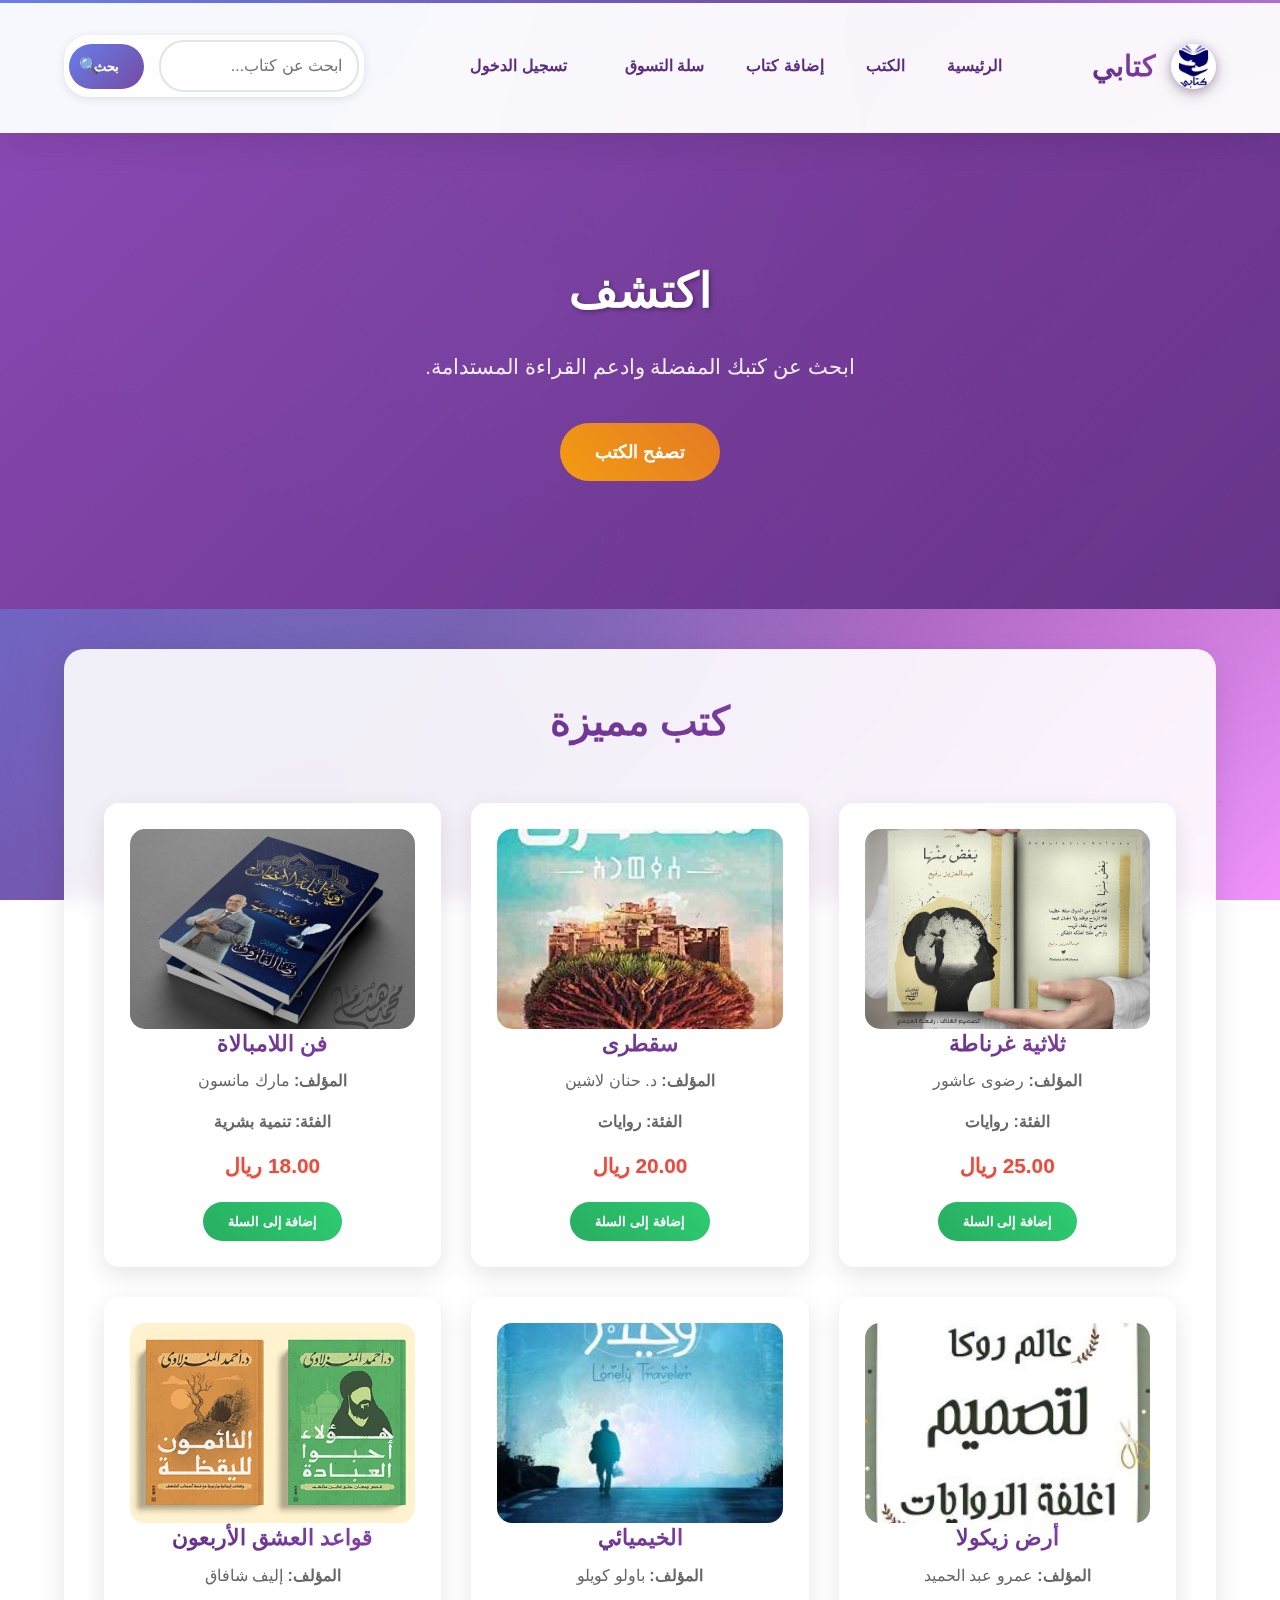
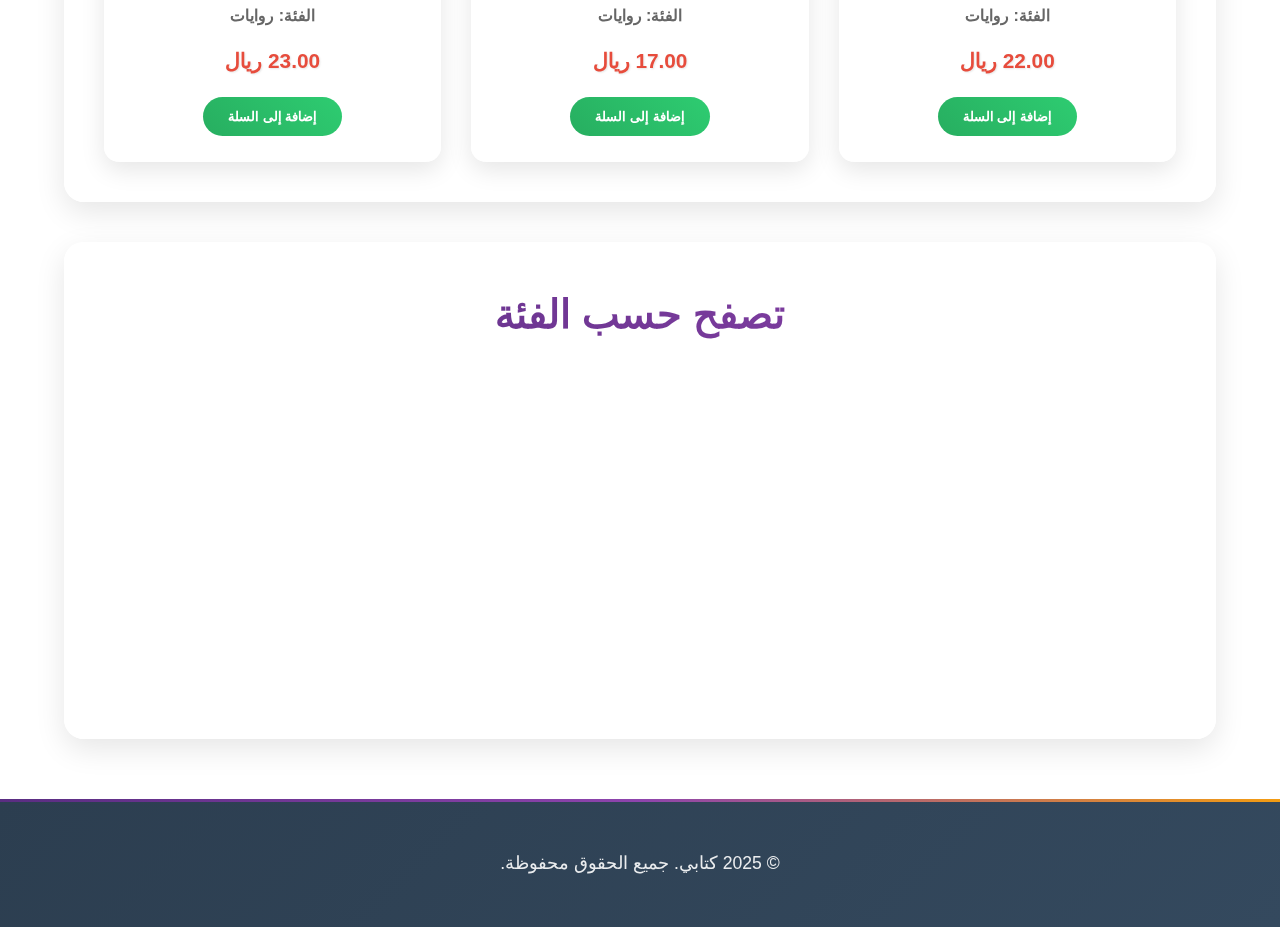
<file: index.html>
<!DOCTYPE html>
<html lang="ar" dir="rtl">
<head>
    <meta charset="UTF-8">
    <meta name="viewport" content="width=device-width, initial-scale=1.0">
    <title>كتابي - لبيع الكتب المستعملة</title>
    <link rel="stylesheet" href="css/style.css">
</head>
<body>
    <header>
        <div class="container">
            <div class="logo">
                <img src="../images/logo.png" alt="شعار كتابي">
                <h1>كتابي</h1>
            </div>
            <nav>
                <ul>
                    <li><a href="index.html">الرئيسية</a></li>
                    <li><a href="books.html">الكتب</a></li>
                    <li><a href="add-book.html">إضافة كتاب</a></li>
                    <li><a href="cart.html">سلة التسوق</a></li>
                    <li><a href="#" id="userMenu">تسجيل الدخول</a></li>
                </ul>
            </nav>
            <div class="search-bar">
                <input type="text" id="searchInput" placeholder="ابحث عن كتاب...">
                <button onclick="searchBooks()">بحث</button>
            </div>
        </div>
    </header>

    <main>
        <section id="hero">
            <div class="container">
                <h2>اكتشف كنوز الكتب المستعملة بأسعار رمزية</h2>
                <p>ابحث عن كتبك المفضلة وادعم القراءة المستدامة.</p>
                <a href="books.html" class="btn">تصفح الكتب</a>
            </div>
        </section>

        <section id="featured-books" class="container">
            <h2>كتب مميزة</h2>
            <div class="book-list" id="featuredBooksList">
                <!-- سيتم تحميل الكتب هنا بواسطة JavaScript -->
            </div>
        </section>

        <section id="categories" class="container">
            <h2>تصفح حسب الفئة</h2>
            <div class="categories-grid">
                <div class="category-card" onclick="filterByCategory('روايات')">
                    <h3>روايات</h3>
                    <p>اكتشف أجمل الروايات العربية والمترجمة</p>
                </div>
                <div class="category-card" onclick="filterByCategory('تنمية بشرية')">
                    <h3>تنمية بشرية</h3>
                    <p>كتب لتطوير الذات والشخصية</p>
                </div>
                <div class="category-card" onclick="filterByCategory('كتب أطفال')">
                    <h3>كتب أطفال</h3>
                    <p>كتب تعليمية وترفيهية للأطفال</p>
                </div>
                <div class="category-card" onclick="filterByCategory('كتب تاريخ')">
                    <h3>كتب تاريخ</h3>
                    <p>استكشف التاريخ والحضارات</p>
                </div>
            </div>
        </section>
    </main>

    <footer>
        <div class="container">
            <p>&copy; 2025 كتابي. جميع الحقوق محفوظة.</p>
        </div>
    </footer>

    <script src="js/data.js"></script>
    <script src="js/auth.js"></script>
    <script src="js/books.js"></script>
    <script src="js/main.js"></script>
</body>
</html>
</file>
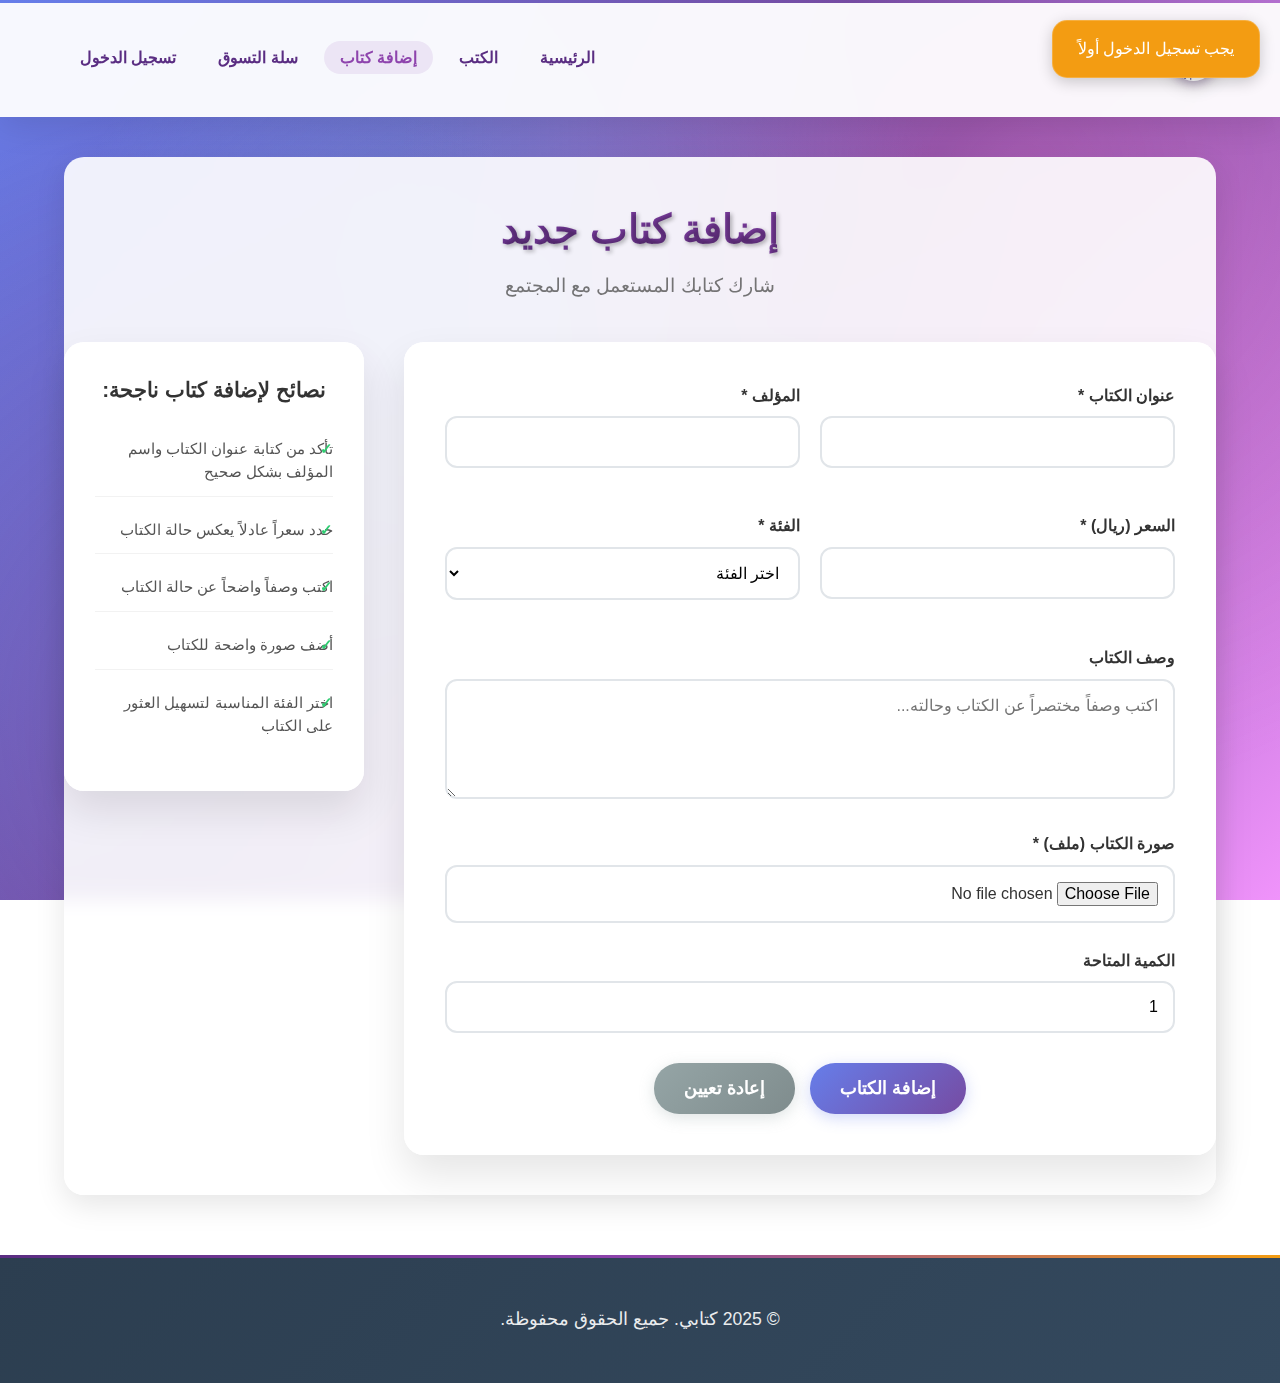
<file: add-book.html>
<!DOCTYPE html>
<html lang="ar" dir="rtl">
<head>
  <meta charset="UTF-8">
  <meta name="viewport" content="width=device-width, initial-scale=1.0">
  <title>إضافة كتاب جديد - كتابي</title>
  <link rel="stylesheet" href="css/style.css">
</head>
<body>
<header>
  <div class="container">
    <div class="logo">
      <img src="../images/logo.png" alt="شعار كتابي">
      <h1>كتابي</h1>
    </div>
    <nav>
      <ul>
        <li><a href="index.html">الرئيسية</a></li>
        <!-- لو عندك صفحة PHP للكتب خليه books.php -->
        <li><a href="books.html">الكتب</a></li>
        <!-- الأفضل تكون add-book.php لو فيها PHP لجلسة تسجيل الدخول -->
        <li><a href="add-book.html" class="active">إضافة كتاب</a></li>
        <li><a href="cart.html">سلة التسوق</a></li>
        <li><a href="#" id="userMenu">تسجيل الدخول</a></li>
      </ul>
    </nav>
  </div>
</header>

<main>
  <section class="add-book-page container">
    <div class="page-header">
      <h1>إضافة كتاب جديد</h1>
      <p>شارك كتابك المستعمل مع المجتمع</p>
    </div>

    <div class="add-book-container">
      <!-- أهم شيء هنا: action + method + enctype -->
      <form class="add-book-form" id="addBookForm"
            >

        <div class="form-row">
          <div class="form-group">
            <label for="title">عنوان الكتاب *</label>
            <input type="text" id="title" name="title" required>
          </div>

          <div class="form-group">
            <label for="author">المؤلف *</label>
            <input type="text" id="author" name="author" required>
          </div>
        </div>

        <div class="form-row">
          <div class="form-group">
            <label for="price">السعر (ريال) *</label>
            <input type="number" id="price" name="price" step="0.01" min="0" required>
          </div>

          <div class="form-group">
            <label for="category">الفئة *</label>
            <select id="category" name="category" required>
              <option value="">اختر الفئة</option>
              <option value="روايات">روايات</option>
              <option value="تنمية بشرية">تنمية بشرية</option>
              <option value="كتب أطفال">كتب أطفال</option>
              <option value="كتب تاريخ">كتب تاريخ</option>
              <option value="خيال علمي">خيال علمي</option>
              <option value="كلاسيكيات">كلاسيكيات</option>
              <option value="روايات مترجمة">روايات مترجمة</option>
              <option value="روايات تاريخية">روايات تاريخية</option>
              <option value="كتب دينية">كتب دينية</option>
              <option value="كتب تعليمية">كتب تعليمية</option>
            </select>
          </div>
        </div>

        <div class="form-group">
          <label for="description">وصف الكتاب</label>
          <textarea id="description" name="description" rows="4"
                    placeholder="اكتب وصفاً مختصراً عن الكتاب وحالته..."></textarea>
        </div>

        <!-- تصحيح: ملف صورة فقط، name يجب أن يكون book_image -->
        <div class="form-group">
          <label for="book_image">صورة الكتاب (ملف) *</label>
          <input type="file" id="book_image" name="book_image" accept="image/*" required>
          <!-- معاينة الصورة -->
          <div class="image-preview" id="imagePreview" style="display:none;">
            <img id="previewImg" alt="معاينة الصورة" style="max-width:200px;border-radius:8px;">
          </div>
        </div>

        <div class="form-group">
          <label for="stock_quantity">الكمية المتاحة</label>
          <input type="number" id="stock_quantity" name="stock_quantity" min="1" value="1">
        </div>

        <div class="form-actions">
          <button type="submit" class="btn-primary">إضافة الكتاب</button>
          <button type="reset" class="btn-secondary" id="resetBtn">إعادة تعيين</button>
        </div>
      </form>

      <div class="add-book-tips">
        <h3>نصائح لإضافة كتاب ناجحة:</h3>
        <ul>
          <li>تأكد من كتابة عنوان الكتاب واسم المؤلف بشكل صحيح</li>
          <li>حدد سعراً عادلاً يعكس حالة الكتاب</li>
          <li>اكتب وصفاً واضحاً عن حالة الكتاب</li>
          <li>أضف صورة واضحة للكتاب</li>
          <li>اختر الفئة المناسبة لتسهيل العثور على الكتاب</li>
        </ul>
      </div>
    </div>
  </section>
</main>

<footer>
  <div class="container">
    <p>&copy; 2025 كتابي. جميع الحقوق محفوظة.</p>
  </div>
</footer>

    <script src="js/data.js"></script>
    <script src="js/auth.js"></script>
    <script src="js/add-book.js"></script>
</body>
</html>
</file>
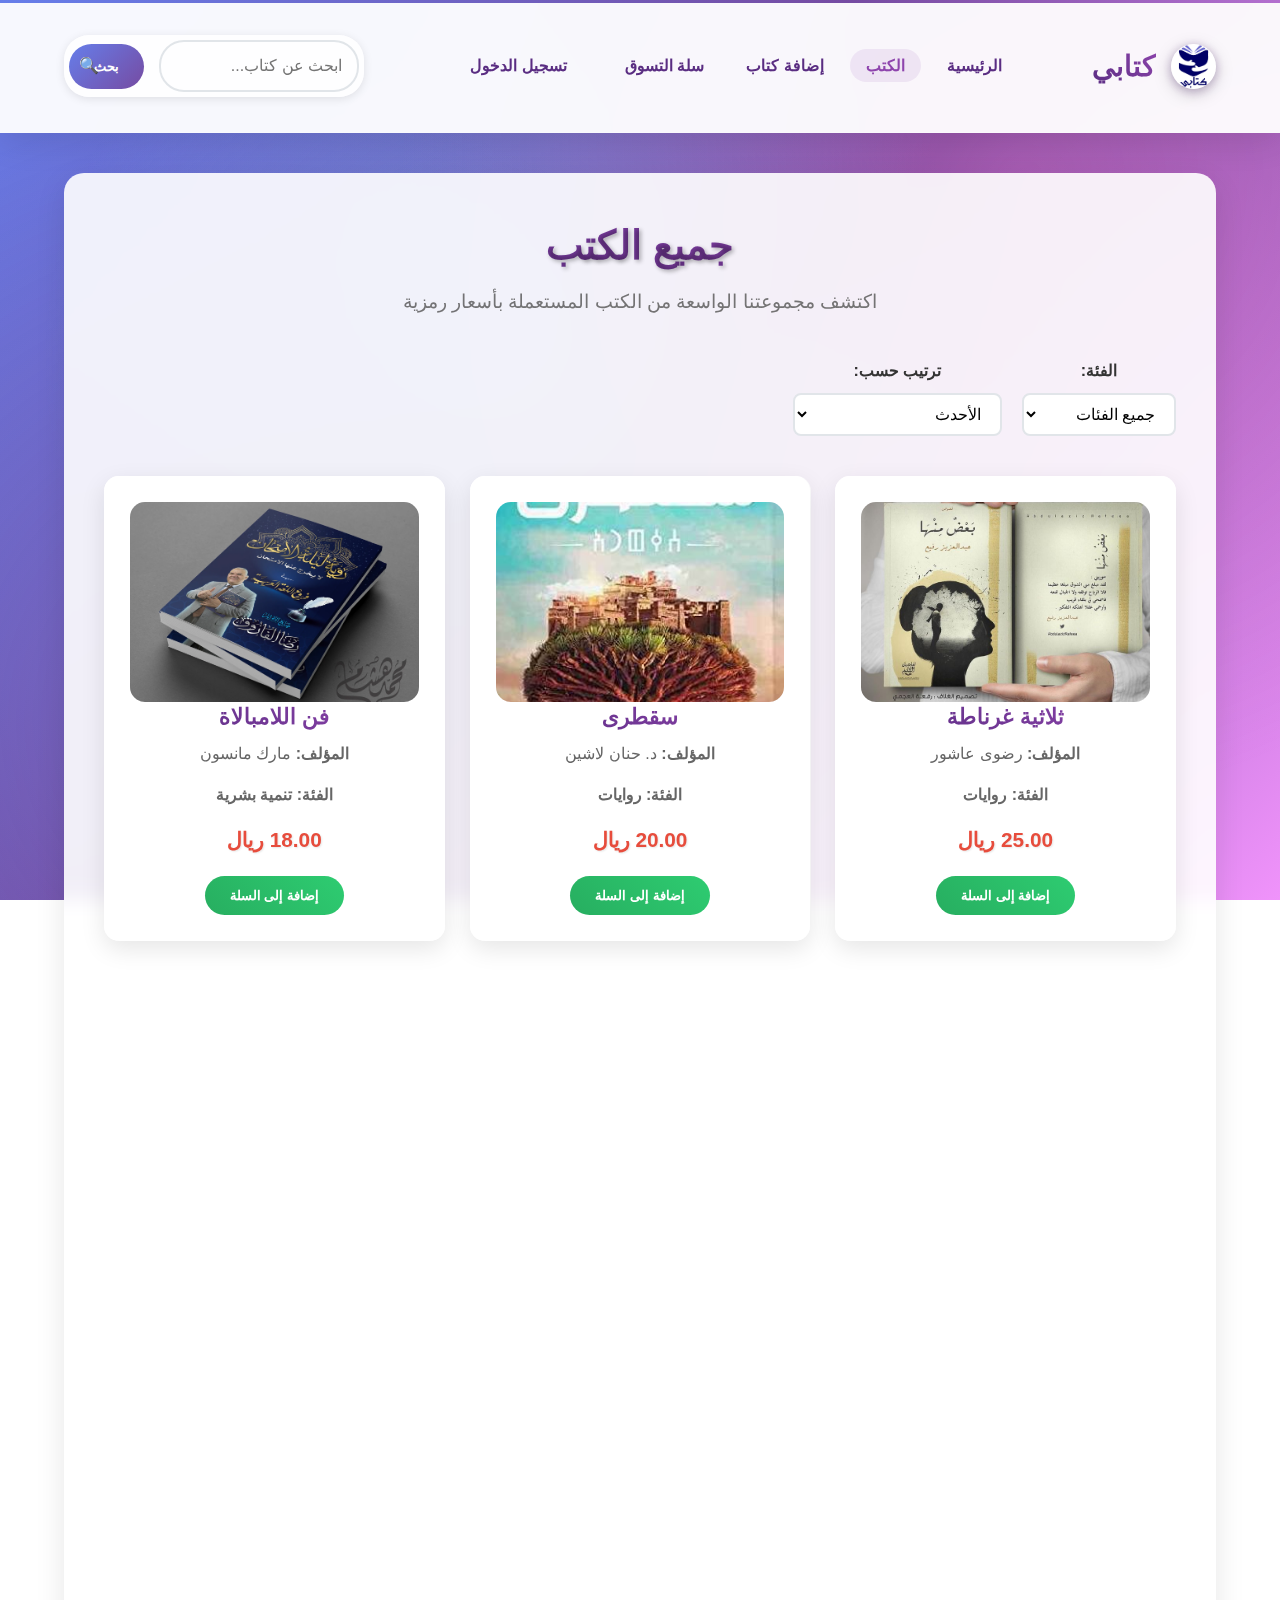
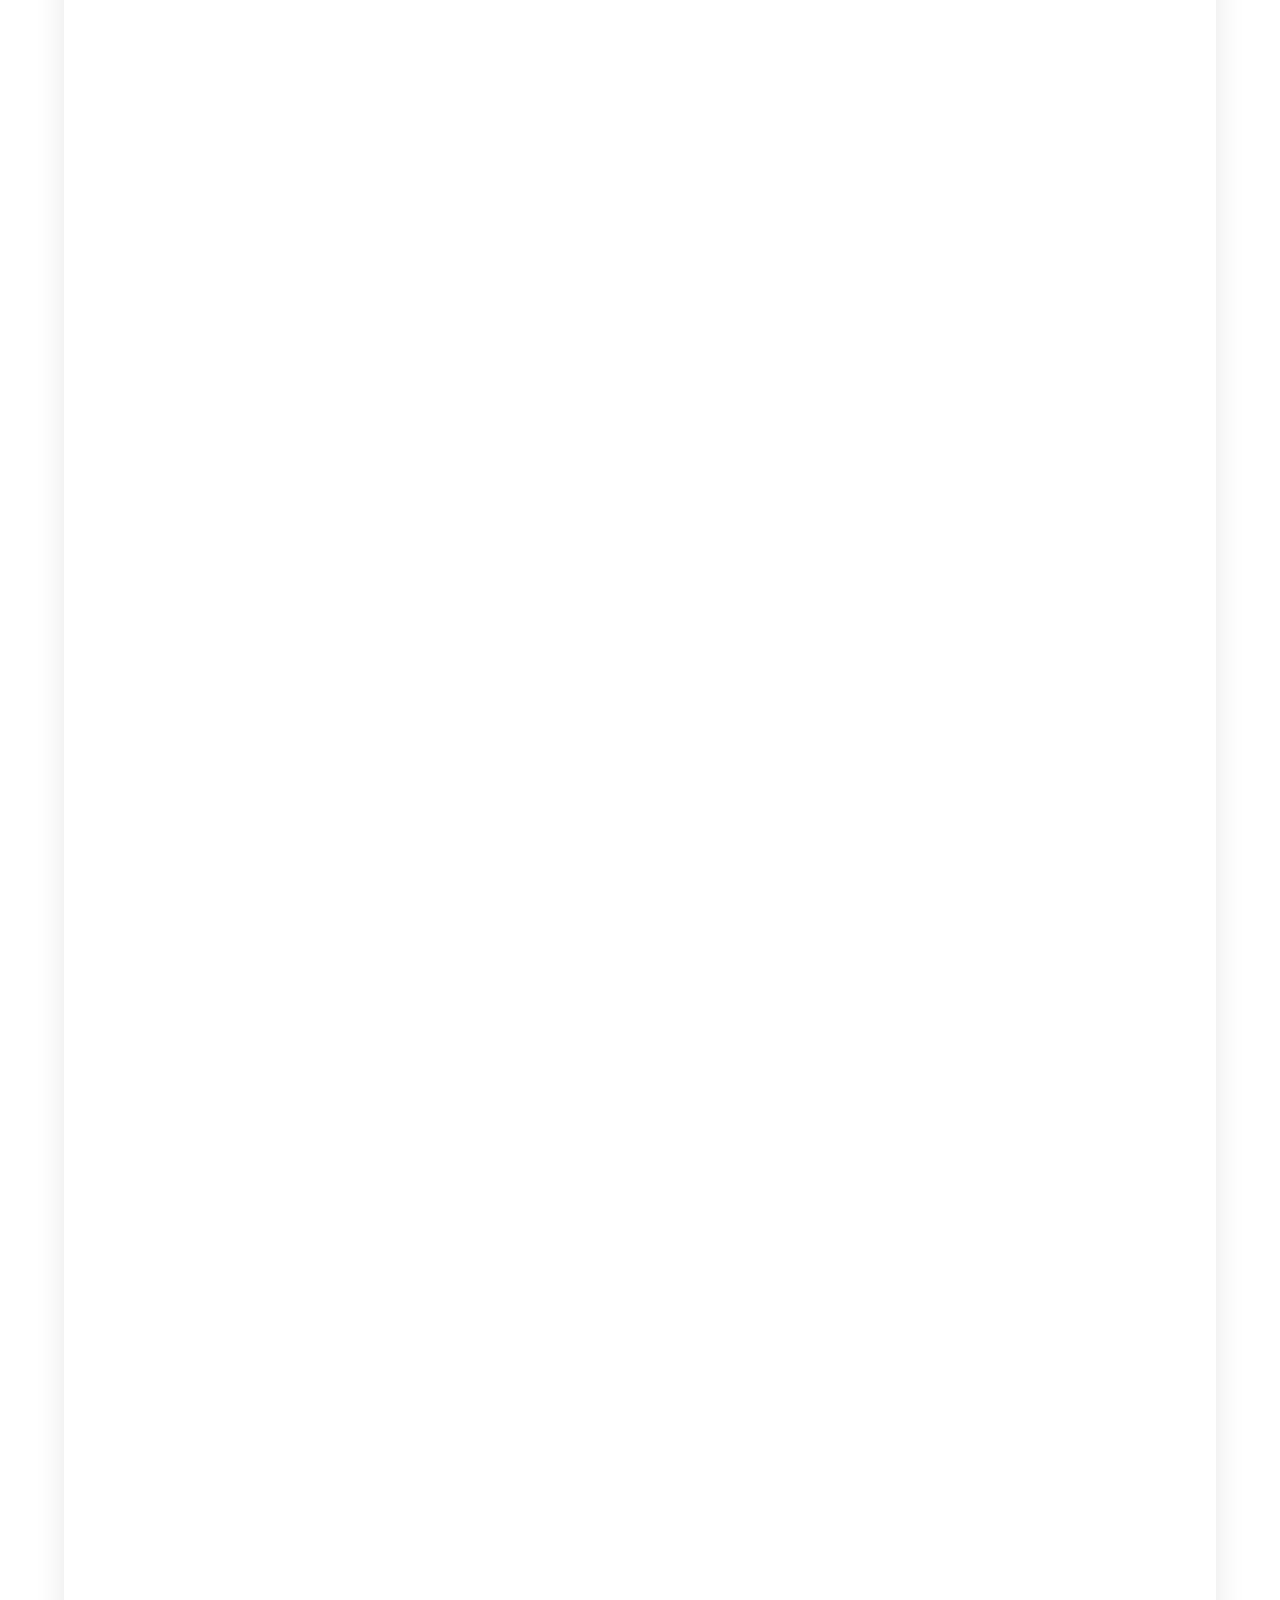
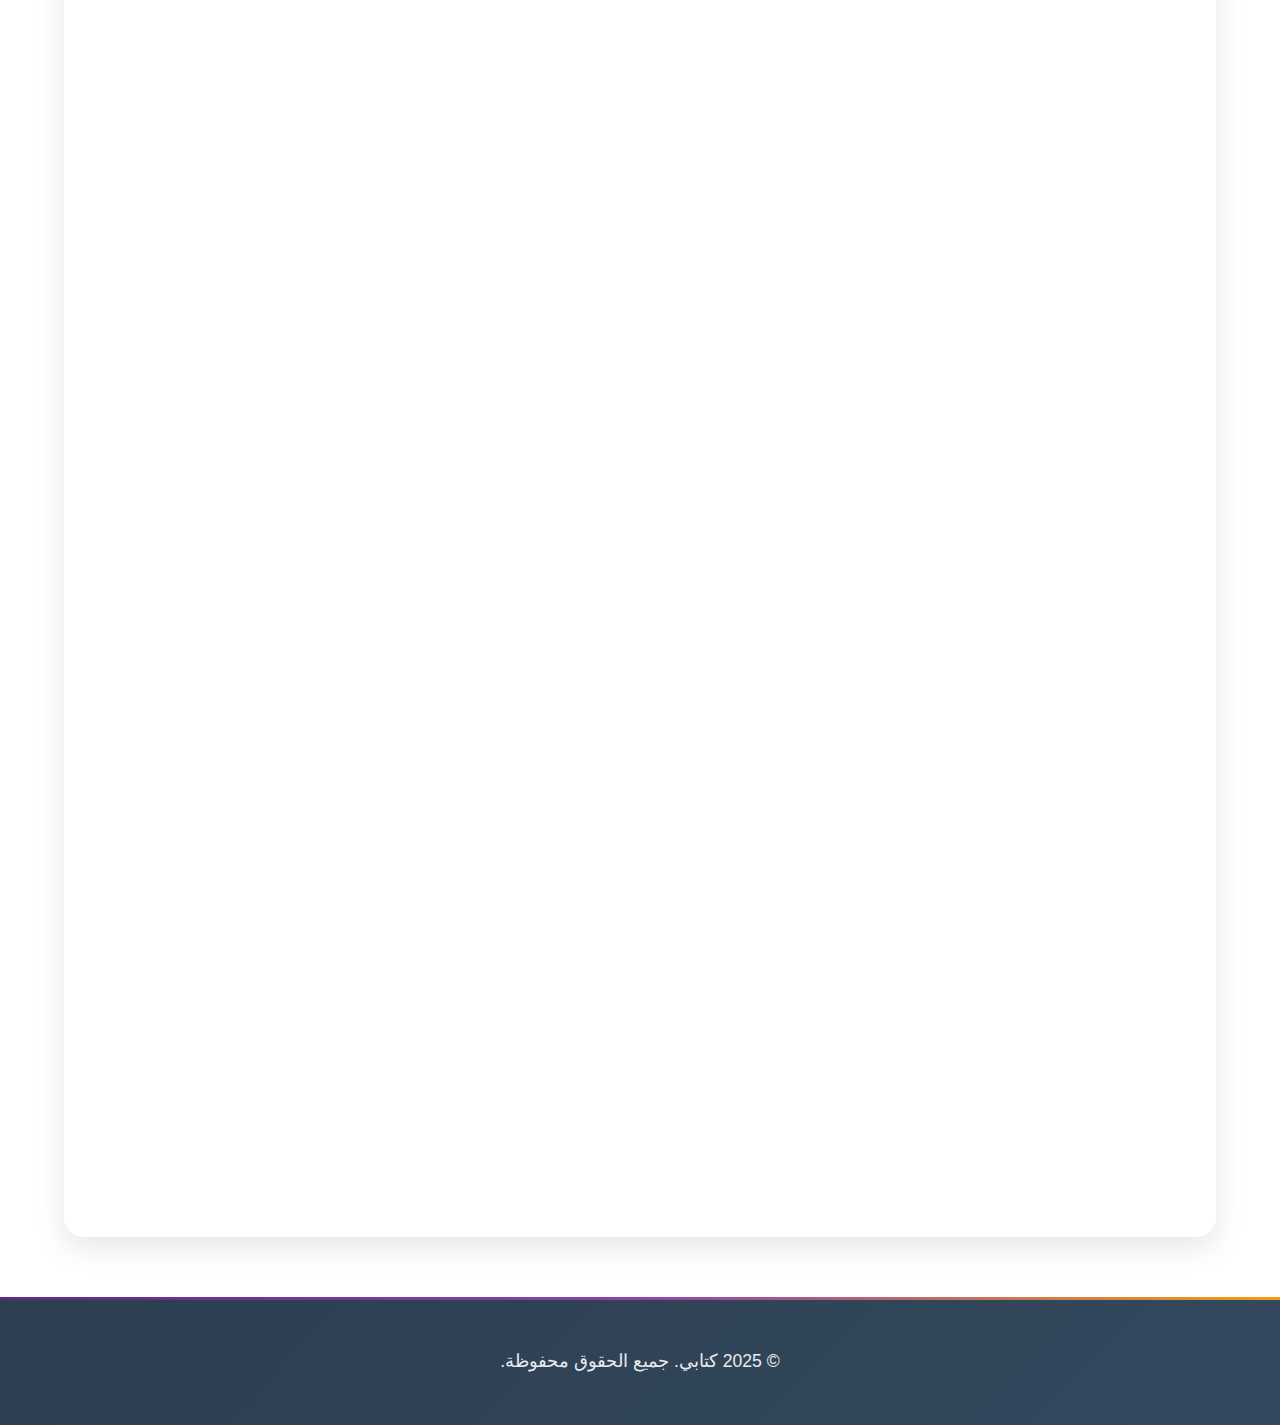
<file: books.html>
<!DOCTYPE html>
<html lang="ar" dir="rtl">
<head>
    <meta charset="UTF-8">
    <meta name="viewport" content="width=device-width, initial-scale=1.0">
    <title>الكتب - كتابي</title>
    <link rel="stylesheet" href="css/style.css">
</head>
<body>
    <header>
        <div class="container">
            <div class="logo">
                <img src="../images/logo.png" alt="شعار كتابي">
                <h1>كتابي</h1>
            </div>
            <nav>
                <ul>
                    <li><a href="index.html">الرئيسية</a></li>
                    <li><a href="books.html" class="active">الكتب</a></li>
                    <li><a href="add-book.html">إضافة كتاب</a></li>
                    <li><a href="cart.html">سلة التسوق</a></li>
                    <li><a href="#" id="userMenu">تسجيل الدخول</a></li>
                </ul>
            </nav>
            <div class="search-bar">
                <input type="text" id="searchInput" placeholder="ابحث عن كتاب...">
                <button onclick="searchBooks()">بحث</button>
            </div>
        </div>
    </header>

    <main>
        <section class="books-page container">
            <div class="page-header">
                <h1>جميع الكتب</h1>
                <p>اكتشف مجموعتنا الواسعة من الكتب المستعملة بأسعار رمزية</p>
            </div>

            <div class="filters">
                <div class="filter-group">
                    <label for="categoryFilter">الفئة:</label>
                    <select id="categoryFilter" onchange="filterBooks()">
                        <option value="">جميع الفئات</option>
                        <option value="روايات">روايات</option>
                        <option value="تنمية بشرية">تنمية بشرية</option>
                        <option value="كتب أطفال">كتب أطفال</option>
                        <option value="كتب تاريخ">كتب تاريخ</option>
                        <option value="خيال علمي">خيال علمي</option>
                        <option value="كلاسيكيات">كلاسيكيات</option>
                        <option value="روايات مترجمة">روايات مترجمة</option>
                        <option value="كتب دينية">كتب دينية</option>
                        <option value="كتب تعليمية">كتب تعليمية</option>
                    </select>
                </div>
                
                <div class="filter-group">
                    <label for="sortBy">ترتيب حسب:</label>
                    <select id="sortBy" onchange="sortBooks()">
                        <option value="newest">الأحدث</option>
                        <option value="price_low">السعر: من الأقل للأعلى</option>
                        <option value="price_high">السعر: من الأعلى للأقل</option>
                        <option value="title">العنوان</option>
                        <option value="author">المؤلف</option>
                    </select>
                </div>
            </div>

            <div class="books-grid" id="booksGrid">
                <!-- سيتم تحميل الكتب هنا بواسطة JavaScript -->
            </div>

            <div class="loading" id="loading" style="display: none;">
                <p>جاري تحميل الكتب...</p>
            </div>
        </section>
    </main>

    <footer>
        <div class="container">
            <p>&copy; 2025 كتابي. جميع الحقوق محفوظة.</p>
        </div>
    </footer>

    <script src="js/data.js"></script>
    <script src="js/auth.js"></script>
    <script src="js/books.js"></script>
    <script src="js/main.js"></script>
</body>
</html>
</file>
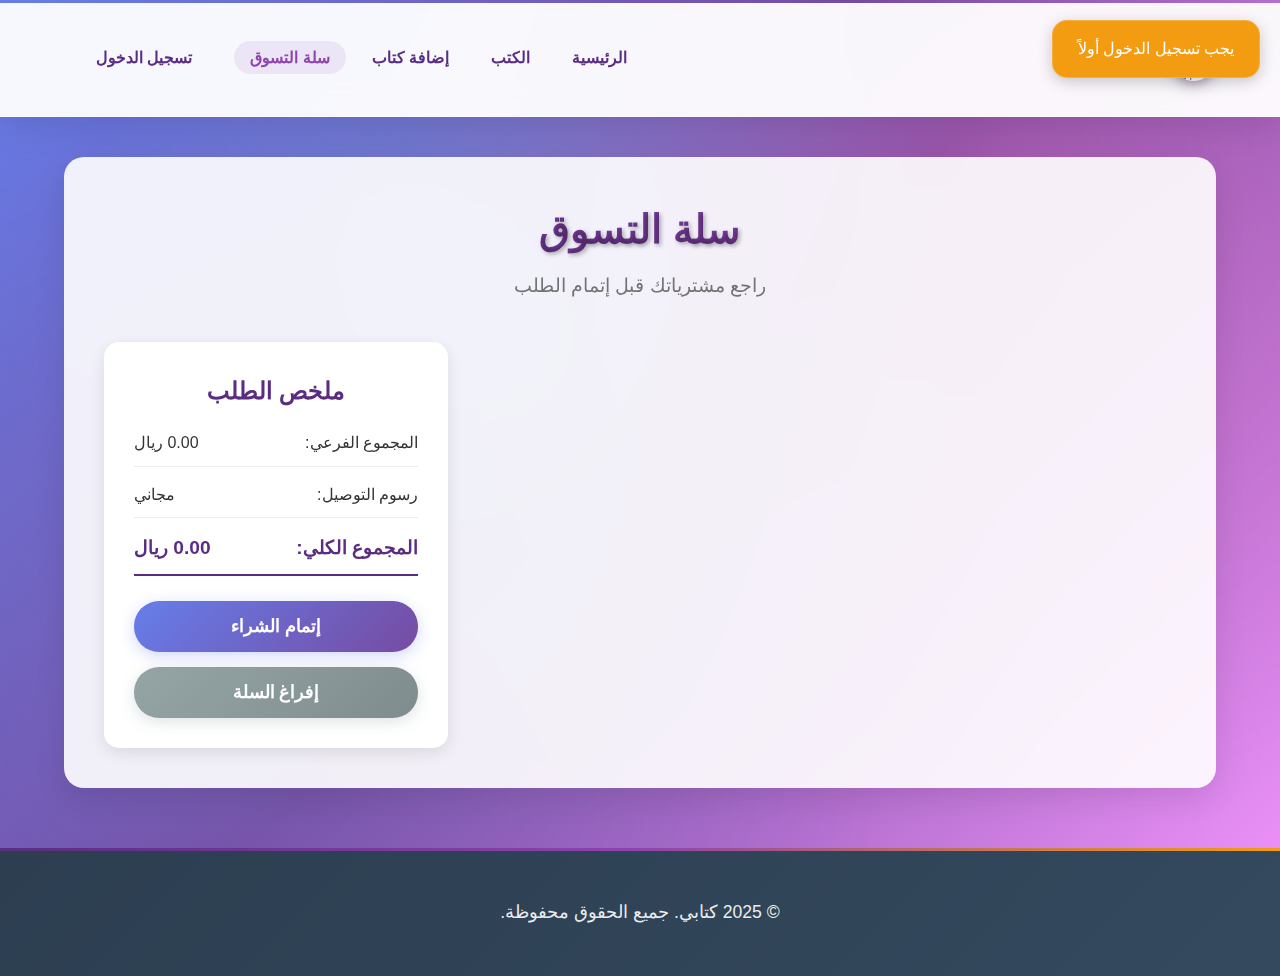
<file: cart.html>
<!DOCTYPE html>
<html lang="ar" dir="rtl">
<head>
    <meta charset="UTF-8">
    <meta name="viewport" content="width=device-width, initial-scale=1.0">
    <title>سلة التسوق - كتابي</title>
    <link rel="stylesheet" href="css/style.css">
</head>
<body>
    <header>
        <div class="container">
            <div class="logo">
                <img src="../images/logo.png" alt="شعار كتابي">
                <h1>كتابي</h1>
            </div>
            <nav>
                <ul>
                    <li><a href="index.html">الرئيسية</a></li>
                    <li><a href="books.html">الكتب</a></li>
                    <li><a href="add-book.html">إضافة كتاب</a></li>
                    <li><a href="cart.html" class="active">سلة التسوق</a></li>
                    <li><a href="#" id="userMenu">تسجيل الدخول</a></li>
                </ul>
            </nav>
        </div>
    </header>

    <main>
        <section class="cart-page container">
            <div class="page-header">
                <h1>سلة التسوق</h1>
                <p>راجع مشترياتك قبل إتمام الطلب</p>
            </div>

            <div class="cart-container">
                <div class="cart-items" id="cartItems">
                    <!-- سيتم تحميل عناصر السلة هنا بواسطة JavaScript -->
                </div>

                <div class="cart-summary" id="cartSummary">
                    <div class="summary-card">
                        <h3>ملخص الطلب</h3>
                        <div class="summary-row">
                            <span>المجموع الفرعي:</span>
                            <span id="subtotal">0.00 ريال</span>
                        </div>
                        <div class="summary-row">
                            <span>رسوم التوصيل:</span>
                            <span>مجاني</span>
                        </div>
                        <div class="summary-row total">
                            <span>المجموع الكلي:</span>
                            <span id="total">0.00 ريال</span>
                        </div>
                        <div class="cart-actions">
                            <button class="btn-primary" onclick="checkout()">إتمام الشراء</button>
                            <button class="btn-secondary" onclick="clearCart()">إفراغ السلة</button>
                        </div>
                    </div>
                </div>
            </div>

            <div class="empty-cart" id="emptyCart" style="display: none;">
                <div class="empty-cart-content">
                    <h2>سلة التسوق فارغة</h2>
                    <p>لم تقم بإضافة أي كتب إلى سلة التسوق بعد</p>
                    <a href="books.html" class="btn-primary">تصفح الكتب</a>
                </div>
            </div>
        </section>
    </main>

    <footer>
        <div class="container">
            <p>&copy; 2025 كتابي. جميع الحقوق محفوظة.</p>
        </div>
    </footer>

    <script src="js/data.js"></script>
    <script src="js/auth.js"></script>
    <script src="js/cart.js"></script>
    <script src="js/main.js"></script>
</body>
</html>
</file>
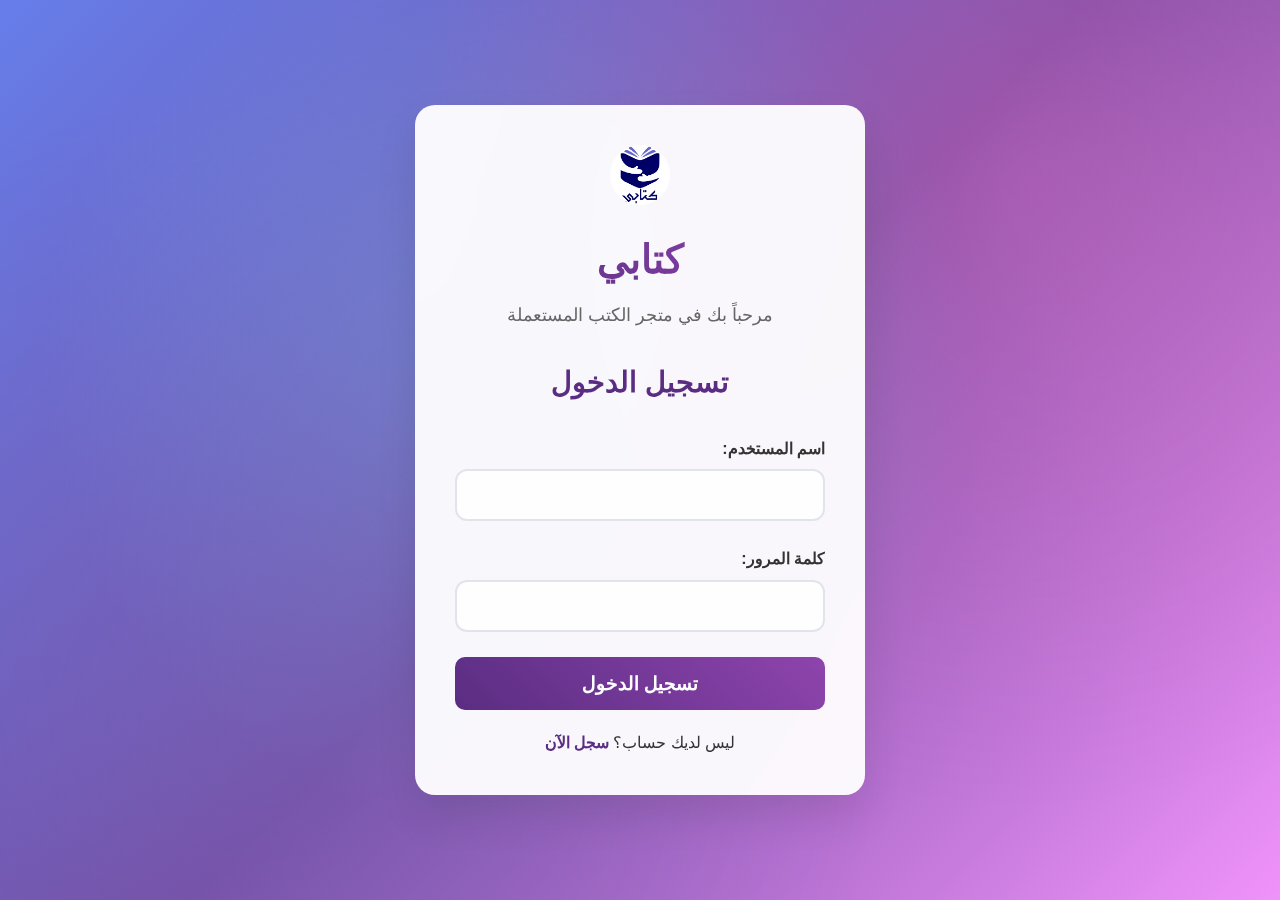
<file: login.html>
<!DOCTYPE html>
<html lang="ar" dir="rtl">
<head>
    <meta charset="UTF-8">
    <meta name="viewport" content="width=device-width, initial-scale=1.0">
    <title>تسجيل الدخول - كتابي</title>
    <link rel="stylesheet" href="css/style.css">
</head>
<body>
    <div class="login-page">
        <div class="login-container">
            <div class="login-header">
                <img src="../images/logo.png" alt="شعار كتابي" class="login-logo">
                <h1>كتابي</h1>
                <p>مرحباً بك في متجر الكتب المستعملة</p>
            </div>
            
            <form class="login-form" id="loginForm">
                <h2>تسجيل الدخول</h2>
                
                <div class="form-group">
                    <label for="username">اسم المستخدم:</label>
                    <input type="text" id="username" name="username" required>
                </div>
                
                <div class="form-group">
                    <label for="password">كلمة المرور:</label>
                    <input type="password" id="password" name="password" required>
                </div>
                
                <button type="submit" class="login-btn">تسجيل الدخول</button>
                
                <div class="login-options">
                    <p>ليس لديك حساب؟ <a href="#" onclick="showRegisterForm()">سجل الآن</a></p>
                </div>
            </form>

            <!-- نموذج التسجيل -->
            <form class="register-form hidden" id="registerForm">
                <h2>إنشاء حساب جديد</h2>
                
                <div class="form-group">
                    <label for="reg_username">اسم المستخدم:</label>
                    <input type="text" id="reg_username" name="username" required>
                </div>
                
                <div class="form-group">
                    <label for="reg_password">كلمة المرور:</label>
                    <input type="password" id="reg_password" name="password" required>
                </div>
                
                <div class="form-group">
                    <label for="full_name">الاسم الكامل:</label>
                    <input type="text" id="full_name" name="full_name" required>
                </div>
                
                <div class="form-group">
                    <label for="email">البريد الإلكتروني (اختياري):</label>
                    <input type="email" id="email" name="email">
                </div>
                
                <button type="submit" class="login-btn">إنشاء الحساب</button>
                
                <div class="login-options">
                    <p>لديك حساب بالفعل؟ <a href="#" onclick="showLoginForm()">سجل الدخول</a></p>
                </div>
            </form>
        </div>
    </div>

    <script src="js/data.js"></script>
    <script src="js/auth.js"></script>
</body>
</html>
</file>
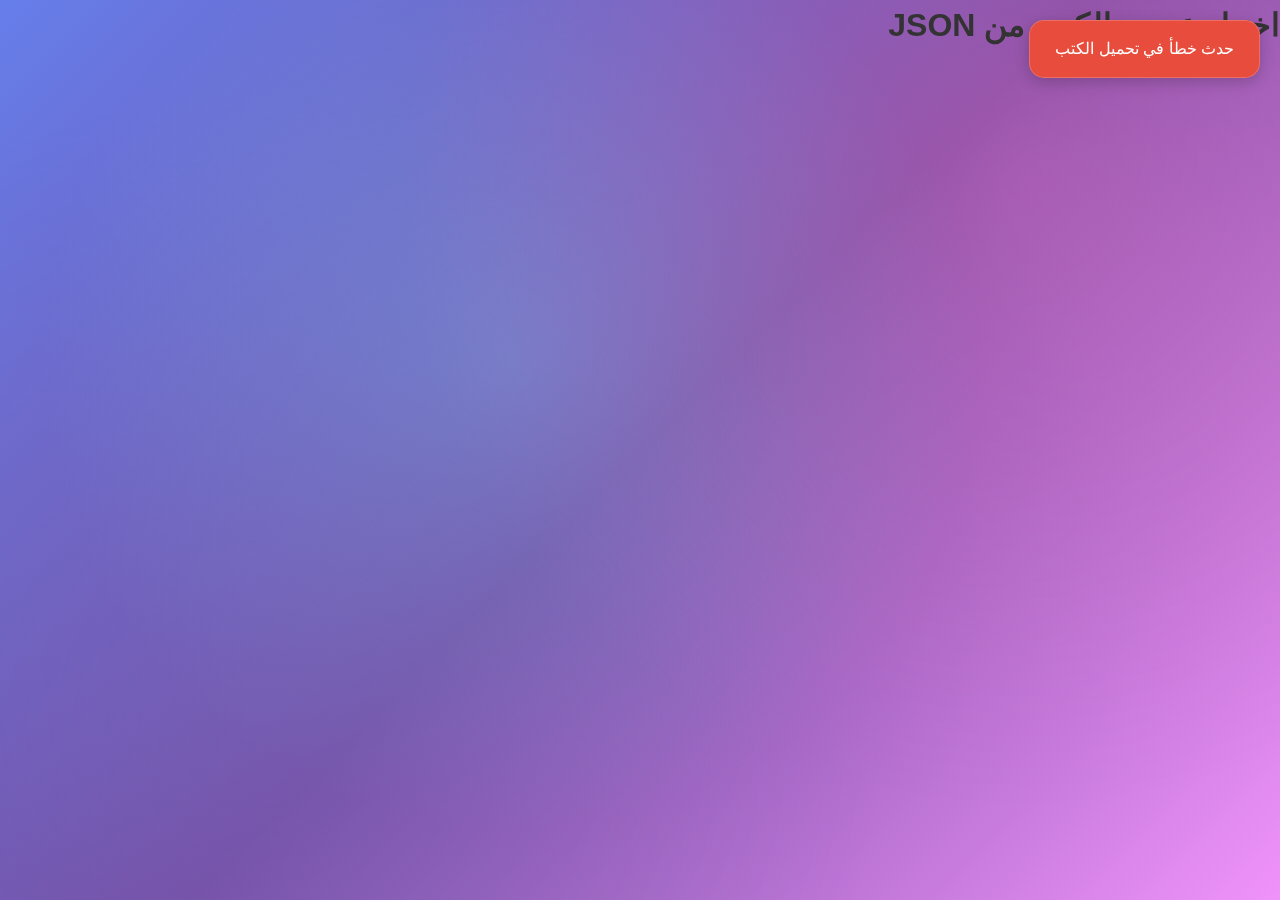
<file: test_display.html>
<!DOCTYPE html>
<html lang="ar" dir="rtl">
<head>
    <meta charset="UTF-8">
    <meta name="viewport" content="width=device-width, initial-scale=1.0">
    <title>اختبار عرض الكتب</title>
    <link rel="stylesheet" href="css/style.css">
</head>
<body>
    <h1>اختبار عرض الكتب من JSON</h1>
    <div id="featuredBooksList"></div>
    <div id="booksGrid"></div>

    <script src="js/auth.js"></script>
    <script src="js/books.js"></script>
    <script src="js/main.js"></script>
</body>
</html>
</file>
<file: css/style.css>
/* إعدادات عامة */
* {
    margin: 0;
    padding: 0;
    box-sizing: border-box;
}

body {
    font-family: 'Segoe UI', Tahoma, Geneva, Verdana, sans-serif;
    background: linear-gradient(135deg, #667eea 0%, #764ba2 50%, #f093fb 100%);
    background-attachment: fixed;
    color: #333;
    direction: rtl;
    text-align: right;
    line-height: 1.6;
    min-height: 100vh;
    position: relative;
    overflow-x: hidden;
}

/* تأثير الجسيمات في الخلفية */
body::before {
    content: '';
    position: fixed;
    top: 0;
    left: 0;
    width: 100%;
    height: 100%;
    background-image: 
        radial-gradient(circle at 20% 80%, rgba(120, 119, 198, 0.3) 0%, transparent 50%),
        radial-gradient(circle at 80% 20%, rgba(255, 119, 198, 0.3) 0%, transparent 50%),
        radial-gradient(circle at 40% 40%, rgba(120, 219, 255, 0.3) 0%, transparent 50%);
    z-index: -1;
    animation: float 20s ease-in-out infinite;
}

@keyframes float {
    0%, 100% { transform: translateY(0px) rotate(0deg); }
    33% { transform: translateY(-20px) rotate(1deg); }
    66% { transform: translateY(-10px) rotate(-1deg); }
}

.container {
    width: 90%;
    max-width: 1200px;
    margin: 0 auto;
    padding: 20px 0;
}

/* Header */
header {
    background: rgba(255, 255, 255, 0.95);
    backdrop-filter: blur(15px);
    padding: 15px 0;
    border-bottom: 1px solid rgba(255, 255, 255, 0.2);
    box-shadow: 0 8px 32px rgba(0,0,0,0.1);
    position: sticky;
    top: 0;
    z-index: 1000;
    transition: all 0.3s ease;
    position: relative;
}

header::before {
    content: '';
    position: absolute;
    top: 0;
    left: 0;
    right: 0;
    height: 3px;
    background: linear-gradient(90deg, #667eea, #764ba2, #f093fb, #667eea);
    background-size: 200% 100%;
    animation: gradientShift 3s ease-in-out infinite;
}

@keyframes gradientShift {
    0%, 100% { background-position: 0% 50%; }
    50% { background-position: 100% 50%; }
}

header .container {
    display: flex;
    justify-content: space-between;
    align-items: center;
    flex-wrap: wrap;
    gap: 20px;
}

.logo {
    display: flex;
    align-items: center;
    transition: transform 0.3s ease;
}

.logo:hover {
    transform: scale(1.05);
}

.logo img {
    height: 45px;
    margin-left: 15px;
    border-radius: 50%;
    box-shadow: 0 2px 10px rgba(90, 45, 130, 0.3);
}

.logo h1 {
    margin: 0;
    background: linear-gradient(45deg, #5a2d82, #8e44ad);
    -webkit-background-clip: text;
    -webkit-text-fill-color: transparent;
    background-clip: text;
    font-size: 1.8em;
    font-weight: bold;
}

nav ul {
    list-style: none;
    display: flex;
    flex-wrap: wrap;
    gap: 10px;
}

nav ul li a {
    text-decoration: none;
    color: #5a2d82;
    font-weight: 600;
    padding: 8px 16px;
    border-radius: 25px;
    transition: all 0.3s ease;
    position: relative;
    overflow: hidden;
}

nav ul li a.active,
nav ul li a:hover {
    color: #8e44ad;
    background-color: rgba(142, 68, 173, 0.1);
    transform: translateY(-2px);
}

.search-bar {
    display: flex;
    align-items: center;
    background: rgba(255, 255, 255, 0.9);
    border-radius: 25px;
    padding: 5px;
    box-shadow: 0 2px 10px rgba(0,0,0,0.1);
}

.search-bar input {
    border: none;
    padding: 10px 15px;
    border-radius: 20px;
    margin-left: 5px;
    background: transparent;
    outline: none;
    font-size: 14px;
    width: 200px;
}

.search-bar button {
    background: linear-gradient(45deg, #5a2d82, #8e44ad);
    color: #fff;
    border: none;
    padding: 10px 20px;
    border-radius: 20px;
    cursor: pointer;
    transition: all 0.3s ease;
    font-weight: 600;
}

.search-bar button:hover {
    transform: translateY(-2px);
    box-shadow: 0 4px 15px rgba(90, 45, 130, 0.4);
}

/* Hero Section */
#hero {
    background: linear-gradient(135deg, rgba(142, 68, 173, 0.9), rgba(90, 45, 130, 0.9));
    color: #fff;
    text-align: center;
    padding: 100px 0;
    position: relative;
    overflow: hidden;
}

#hero .container {
    position: relative;
    z-index: 1;
}

#hero h2 {
    font-size: 3em;
    margin-bottom: 20px;
    text-shadow: 2px 2px 4px rgba(0,0,0,0.3);
    animation: fadeInUp 1s ease-out;
}

#hero p {
    font-size: 1.3em;
    margin-bottom: 40px;
    opacity: 0.9;
    animation: fadeInUp 1s ease-out 0.2s both;
}

.btn, .btn-primary {
    background: linear-gradient(45deg, #f39c12, #e67e22, #d35400);
    background-size: 200% 100%;
    color: #fff;
    padding: 15px 35px;
    text-decoration: none;
    border-radius: 30px;
    font-weight: 600;
    font-size: 1.1em;
    transition: all 0.3s ease;
    display: inline-block;
    border: none;
    cursor: pointer;
    animation: fadeInUp 1s ease-out 0.4s both;
    position: relative;
    overflow: hidden;
}

.btn::before, .btn-primary::before {
    content: '';
    position: absolute;
    top: 0;
    left: -100%;
    width: 100%;
    height: 100%;
    background: linear-gradient(90deg, transparent, rgba(255,255,255,0.3), transparent);
    transition: left 0.5s ease;
}

.btn:hover::before, .btn-primary:hover::before {
    left: 100%;
}

.btn:hover, .btn-primary:hover {
    transform: translateY(-3px) scale(1.05);
    box-shadow: 0 15px 35px rgba(243, 156, 18, 0.4);
    background-position: 100% 0;
}

.btn-secondary {
    background: linear-gradient(45deg, #95a5a6, #7f8c8d);
    color: #fff;
    padding: 15px 35px;
    text-decoration: none;
    border-radius: 30px;
    font-weight: 600;
    font-size: 1.1em;
    transition: all 0.3s ease;
    display: inline-block;
    border: none;
    cursor: pointer;
}

.btn-secondary:hover {
    transform: translateY(-3px);
    box-shadow: 0 10px 25px rgba(149, 165, 166, 0.4);
}

@keyframes fadeInUp {
    from {
        opacity: 0;
        transform: translateY(30px);
    }
    to {
        opacity: 1;
        transform: translateY(0);
    }
}

/* صفحة تسجيل الدخول */
.login-page {
    min-height: 100vh;
    display: flex;
    align-items: center;
    justify-content: center;
    padding: 20px;
}

.login-container {
    background: rgba(255, 255, 255, 0.95);
    backdrop-filter: blur(10px);
    border-radius: 20px;
    padding: 40px;
    box-shadow: 0 20px 40px rgba(0,0,0,0.1);
    max-width: 450px;
    width: 100%;
    text-align: center;
}

.login-header {
    margin-bottom: 30px;
}

.login-logo {
    height: 60px;
    margin-bottom: 15px;
    border-radius: 50%;
}

.login-header h1 {
    background: linear-gradient(45deg, #5a2d82, #8e44ad);
    -webkit-background-clip: text;
    -webkit-text-fill-color: transparent;
    background-clip: text;
    font-size: 2.5em;
    margin-bottom: 10px;
}

.login-header p {
    color: #666;
    font-size: 1.1em;
}

.login-form, .register-form {
    text-align: right;
}

.login-form h2, .register-form h2 {
    text-align: center;
    color: #5a2d82;
    margin-bottom: 30px;
    font-size: 1.8em;
}

.form-group {
    margin-bottom: 20px;
}

.form-group label {
    display: block;
    margin-bottom: 8px;
    font-weight: 600;
    color: #555;
}

.form-group input,
.form-group select,
.form-group textarea {
    width: 100%;
    padding: 12px 15px;
    border: 2px solid #e0e0e0;
    border-radius: 10px;
    font-size: 1em;
    transition: all 0.3s ease;
    background: rgba(255, 255, 255, 0.9);
}

.form-group input:focus,
.form-group select:focus,
.form-group textarea:focus {
    outline: none;
    border-color: #8e44ad;
    box-shadow: 0 0 10px rgba(142, 68, 173, 0.2);
}

.login-btn {
    width: 100%;
    padding: 15px;
    background: linear-gradient(45deg, #5a2d82, #8e44ad);
    color: #fff;
    border: none;
    border-radius: 10px;
    font-size: 1.2em;
    font-weight: 600;
    cursor: pointer;
    transition: all 0.3s ease;
    margin-bottom: 20px;
}

.login-btn:hover {
    transform: translateY(-2px);
    box-shadow: 0 8px 20px rgba(90, 45, 130, 0.4);
}

.login-options {
    text-align: center;
}

.login-options a {
    color: #5a2d82;
    text-decoration: none;
    font-weight: 600;
}

.login-options a:hover {
    text-decoration: underline;
}

.hidden {
    display: none;
}

/* قسم الكتب */
#featured-books, #books {
    background: rgba(255, 255, 255, 0.9);
    border-radius: 20px;
    margin: 40px auto;
    padding: 40px;
    backdrop-filter: blur(10px);
    box-shadow: 0 10px 30px rgba(0,0,0,0.1);
}

#featured-books h2, #books h2 {
    text-align: center;
    background: linear-gradient(45deg, #5a2d82, #8e44ad);
    -webkit-background-clip: text;
    -webkit-text-fill-color: transparent;
    background-clip: text;
    margin-bottom: 50px;
    font-size: 2.5em;
    font-weight: bold;
}

.book-list, .books-grid {
    display: grid;
    grid-template-columns: repeat(auto-fit, minmax(280px, 1fr));
    gap: 30px;
}

.book-item, .book-card {
    background: linear-gradient(145deg, #ffffff, #f8f9fa);
    border: none;
    border-radius: 20px;
    padding: 25px;
    text-align: center;
    box-shadow: 0 10px 30px rgba(0,0,0,0.1);
    transition: all 0.4s cubic-bezier(0.175, 0.885, 0.32, 1.275);
    position: relative;
    overflow: hidden;
    backdrop-filter: blur(10px);
}

.book-item::after, .book-card::after {
    content: '';
    position: absolute;
    top: 0;
    left: 0;
    right: 0;
    bottom: 0;
    background: linear-gradient(135deg, rgba(102, 126, 234, 0.1), rgba(118, 75, 162, 0.1));
    opacity: 0;
    transition: opacity 0.3s ease;
    pointer-events: none;
}

.book-item:hover::after, .book-card:hover::after {
    opacity: 1;
}

.book-item::before, .book-card::before {
    content: '';
    position: absolute;
    top: 0;
    left: 0;
    right: 0;
    height: 4px;
    background: linear-gradient(90deg, #5a2d82, #8e44ad, #f39c12);
    transform: scaleX(0);
    transition: transform 0.3s ease;
}

.book-item:hover::before, .book-card:hover::before {
    transform: scaleX(1);
}

.book-item:hover, .book-card:hover {
    transform: translateY(-10px);
    box-shadow: 0 15px 40px rgba(0,0,0,0.2);
}

.book-item img, .book-card img {
    max-width: 100%;
    height: 220px;
    object-fit: cover;
    border-radius: 15px;
    margin-bottom: 20px;
    transition: transform 0.3s ease;
}

.book-item:hover img, .book-card:hover img {
    transform: scale(1.05);
}

.book-item h3, .book-card h3 {
    font-size: 1.4em;
    background: linear-gradient(45deg, #5a2d82, #8e44ad);
    -webkit-background-clip: text;
    -webkit-text-fill-color: transparent;
    background-clip: text;
    margin-bottom: 10px;
    font-weight: bold;
}

.book-item p, .book-card p {
    color: #666;
    font-size: 1em;
    margin-bottom: 15px;
}

.book-item .price, .book-card .price {
    font-size: 1.3em;
    color: #e74c3c;
    font-weight: bold;
    margin-bottom: 20px;
    text-shadow: 1px 1px 2px rgba(0,0,0,0.1);
}

.add-to-cart {
    background: linear-gradient(45deg, #27ae60, #2ecc71);
    color: #fff;
    padding: 12px 25px;
    text-decoration: none;
    border-radius: 25px;
    font-weight: 600;
    transition: all 0.3s ease;
    display: inline-block;
    border: none;
    cursor: pointer;
}

.add-to-cart:hover {
    transform: translateY(-2px);
    box-shadow: 0 8px 20px rgba(39, 174, 96, 0.4);
}

/* قسم الفئات */
#categories {
    background: rgba(255, 255, 255, 0.9);
    border-radius: 20px;
    margin: 40px auto;
    padding: 40px;
    backdrop-filter: blur(10px);
    box-shadow: 0 10px 30px rgba(0,0,0,0.1);
}

#categories h2 {
    text-align: center;
    background: linear-gradient(45deg, #5a2d82, #8e44ad);
    -webkit-background-clip: text;
    -webkit-text-fill-color: transparent;
    background-clip: text;
    margin-bottom: 50px;
    font-size: 2.5em;
    font-weight: bold;
}

.categories-grid {
    display: grid;
    grid-template-columns: repeat(auto-fit, minmax(250px, 1fr));
    gap: 25px;
}

.category-card {
    background: linear-gradient(135deg, #667eea, #764ba2);
    color: #fff;
    padding: 30px;
    border-radius: 15px;
    text-align: center;
    cursor: pointer;
    transition: all 0.3s ease;
    box-shadow: 0 8px 25px rgba(0,0,0,0.1);
}

.category-card:hover {
    transform: translateY(-5px);
    box-shadow: 0 15px 40px rgba(0,0,0,0.2);
}

.category-card h3 {
    font-size: 1.5em;
    margin-bottom: 15px;
}

.category-card p {
    opacity: 0.9;
}

/* صفحة الكتب */
.books-page {
    background: rgba(255, 255, 255, 0.9);
    border-radius: 20px;
    margin: 40px auto;
    padding: 40px;
    backdrop-filter: blur(10px);
    box-shadow: 0 10px 30px rgba(0,0,0,0.1);
}

.page-header {
    text-align: center;
    margin-bottom: 40px;
}

.page-header h1 {
    background: linear-gradient(45deg, #5a2d82, #8e44ad);
    -webkit-background-clip: text;
    -webkit-text-fill-color: transparent;
    background-clip: text;
    font-size: 2.5em;
    margin-bottom: 15px;
}

.page-header p {
    color: #666;
    font-size: 1.2em;
}

.filters {
    display: flex;
    gap: 20px;
    margin-bottom: 40px;
    flex-wrap: wrap;
}

.filter-group {
    display: flex;
    flex-direction: column;
    gap: 8px;
}

.filter-group label {
    font-weight: 600;
    color: #555;
}

.filter-group select {
    padding: 10px 15px;
    border: 2px solid #e0e0e0;
    border-radius: 10px;
    background: #fff;
    font-size: 1em;
    transition: all 0.3s ease;
}

.filter-group select:focus {
    outline: none;
    border-color: #8e44ad;
}

/* صفحة إضافة كتاب */
.add-book-page {
    background: rgba(255, 255, 255, 0.9);
    border-radius: 20px;
    margin: 40px auto;
    padding: 40px;
    backdrop-filter: blur(10px);
    box-shadow: 0 10px 30px rgba(0,0,0,0.1);
}

.add-book-container {
    display: grid;
    grid-template-columns: 2fr 1fr;
    gap: 40px;
    align-items: start;
}

.add-book-form {
    background: #fff;
    padding: 30px;
    border-radius: 15px;
    box-shadow: 0 5px 15px rgba(0,0,0,0.1);
}

.form-row {
    display: grid;
    grid-template-columns: 1fr 1fr;
    gap: 20px;
}

.form-actions {
    display: flex;
    gap: 15px;
    margin-top: 30px;
}

.add-book-tips {
    background: linear-gradient(135deg, #667eea, #764ba2);
    color: #fff;
    padding: 30px;
    border-radius: 15px;
    box-shadow: 0 5px 15px rgba(0,0,0,0.1);
}

.add-book-tips h3 {
    margin-bottom: 20px;
    font-size: 1.3em;
}

.add-book-tips ul {
    list-style: none;
}

.add-book-tips li {
    margin-bottom: 10px;
    padding-right: 20px;
    position: relative;
}

.add-book-tips li::before {
    content: '✓';
    position: absolute;
    right: 0;
    color: #2ecc71;
    font-weight: bold;
}

/* صفحة سلة التسوق */
.cart-page {
    background: rgba(255, 255, 255, 0.9);
    border-radius: 20px;
    margin: 40px auto;
    padding: 40px;
    backdrop-filter: blur(10px);
    box-shadow: 0 10px 30px rgba(0,0,0,0.1);
}

.cart-container {
    display: grid;
    grid-template-columns: 2fr 1fr;
    gap: 40px;
    align-items: start;
}

.cart-item {
    display: flex;
    align-items: center;
    background: #fff;
    padding: 20px;
    border-radius: 15px;
    margin-bottom: 20px;
    box-shadow: 0 5px 15px rgba(0,0,0,0.1);
    transition: all 0.3s ease;
}

.cart-item:hover {
    transform: translateY(-2px);
    box-shadow: 0 8px 25px rgba(0,0,0,0.15);
}

.cart-item img {
    width: 100px;
    height: 120px;
    object-fit: cover;
    border-radius: 10px;
    margin-left: 20px;
}

.cart-item-details {
    flex-grow: 1;
    text-align: right;
}

.cart-item-details h3 {
    margin: 0 0 5px 0;
    color: #5a2d82;
    font-size: 1.2em;
}

.cart-item-details p {
    margin: 0 0 5px 0;
    color: #777;
}

.cart-item-details .price {
    font-weight: bold;
    color: #e74c3c;
    font-size: 1.1em;
}

.cart-item-actions {
    display: flex;
    align-items: center;
    gap: 10px;
}

.cart-item-actions input {
    width: 60px;
    padding: 8px;
    border: 2px solid #e0e0e0;
    border-radius: 8px;
    text-align: center;
    font-size: 1em;
}

.cart-item-actions button {
    background: #e74c3c;
    color: #fff;
    border: none;
    padding: 8px 15px;
    border-radius: 8px;
    cursor: pointer;
    transition: all 0.3s ease;
    font-weight: 600;
}

.cart-item-actions button:hover {
    background: #c0392b;
    transform: translateY(-1px);
}

.summary-card {
    background: #fff;
    padding: 30px;
    border-radius: 15px;
    box-shadow: 0 5px 15px rgba(0,0,0,0.1);
    position: sticky;
    top: 100px;
}

.summary-card h3 {
    color: #5a2d82;
    margin-bottom: 20px;
    font-size: 1.5em;
    text-align: center;
}

.summary-row {
    display: flex;
    justify-content: space-between;
    margin-bottom: 15px;
    padding-bottom: 10px;
    border-bottom: 1px solid #eee;
}

.summary-row.total {
    border-bottom: 2px solid #5a2d82;
    font-weight: bold;
    font-size: 1.2em;
    color: #5a2d82;
}

.cart-actions {
    margin-top: 25px;
    display: flex;
    flex-direction: column;
    gap: 15px;
}

.empty-cart {
    text-align: center;
    padding: 80px 20px;
}

.empty-cart-content h2 {
    color: #5a2d82;
    margin-bottom: 15px;
    font-size: 2em;
}

.empty-cart-content p {
    color: #666;
    margin-bottom: 30px;
    font-size: 1.2em;
}

/* Footer */
footer {
    background: linear-gradient(135deg, #2c3e50, #34495e);
    color: #fff;
    text-align: center;
    padding: 30px 0;
    margin-top: 60px;
    position: relative;
    overflow: hidden;
}

footer::before {
    content: '';
    position: absolute;
    top: 0;
    left: 0;
    right: 0;
    height: 3px;
    background: linear-gradient(90deg, #5a2d82, #8e44ad, #f39c12);
}

footer p {
    margin: 0;
    font-size: 1.1em;
    opacity: 0.9;
}

/* Loading */
.loading {
    text-align: center;
    padding: 40px;
    color: #666;
    font-size: 1.2em;
}

/* Responsive Design */
@media (max-width: 768px) {
    header .container {
        flex-direction: column;
        gap: 15px;
    }
    
    nav ul {
        justify-content: center;
    }
    
    .search-bar input {
        width: 150px;
    }
    
    #hero h2 {
        font-size: 2em;
    }
    
    #hero p {
        font-size: 1.1em;
    }
    
    .book-list, .books-grid {
        grid-template-columns: 1fr;
    }
    
    .categories-grid {
        grid-template-columns: 1fr;
    }
    
    .add-book-container,
    .cart-container {
        grid-template-columns: 1fr;
        gap: 20px;
    }
    
    .form-row {
        grid-template-columns: 1fr;
    }
    
    .form-actions {
        flex-direction: column;
    }
    
    .cart-item {
        flex-direction: column;
        text-align: center;
        gap: 15px;
    }
    
    .cart-item img {
        margin: 0;
    }
    
    .cart-item-details {
        text-align: center;
    }
}

@media (max-width: 480px) {
    .container {
        width: 95%;
        padding: 10px 0;
    }
    
    .login-container {
        padding: 20px;
        margin: 10px;
    }
    
    #hero {
        padding: 60px 0;
    }
    
    #hero h2 {
        font-size: 1.8em;
    }
    
    .page-header h1 {
        font-size: 2em;
    }
    
    .filters {
        flex-direction: column;
        gap: 15px;
    }
}


/* تحسينات إضافية للتصميم */

/* تأثير النبض للعناصر المهمة */
.pulse {
    animation: pulse 2s infinite;
}

@keyframes pulse {
    0% { transform: scale(1); }
    50% { transform: scale(1.05); }
    100% { transform: scale(1); }
}

/* تأثير التوهج للأزرار */
.glow {
    box-shadow: 0 0 20px rgba(102, 126, 234, 0.5);
    animation: glow 2s ease-in-out infinite alternate;
}

@keyframes glow {
    from { box-shadow: 0 0 20px rgba(102, 126, 234, 0.5); }
    to { box-shadow: 0 0 30px rgba(102, 126, 234, 0.8); }
}

/* تأثير الانزلاق للعناصر */
.slide-in-right {
    animation: slideInRight 0.6s ease-out;
}

.slide-in-left {
    animation: slideInLeft 0.6s ease-out;
}

@keyframes slideInRight {
    from {
        transform: translateX(100%);
        opacity: 0;
    }
    to {
        transform: translateX(0);
        opacity: 1;
    }
}

@keyframes slideInLeft {
    from {
        transform: translateX(-100%);
        opacity: 0;
    }
    to {
        transform: translateX(0);
        opacity: 1;
    }
}

/* تحسين تصميم النماذج */
.form-group input:focus,
.form-group select:focus,
.form-group textarea:focus {
    transform: translateY(-2px);
    box-shadow: 0 8px 25px rgba(142, 68, 173, 0.2);
}

/* تأثير الكتابة للنصوص */
.typewriter {
    overflow: hidden;
    border-right: 2px solid #667eea;
    white-space: nowrap;
    animation: typing 3.5s steps(40, end), blink-caret 0.75s step-end infinite;
}

@keyframes typing {
    from { width: 0; }
    to { width: 100%; }
}

@keyframes blink-caret {
    from, to { border-color: transparent; }
    50% { border-color: #667eea; }
}

/* تحسين تصميم الرسائل */
#messageAlert {
    border-radius: 15px !important;
    backdrop-filter: blur(10px) !important;
    border: 1px solid rgba(255, 255, 255, 0.2) !important;
}

/* تأثير التدرج المتحرك للخلفيات */
.animated-gradient {
    background: linear-gradient(-45deg, #667eea, #764ba2, #f093fb, #667eea);
    background-size: 400% 400%;
    animation: gradientAnimation 15s ease infinite;
}

@keyframes gradientAnimation {
    0% { background-position: 0% 50%; }
    50% { background-position: 100% 50%; }
    100% { background-position: 0% 50%; }
}

/* تحسين تصميم الشعار */
.logo img {
    filter: drop-shadow(0 4px 8px rgba(0,0,0,0.2));
    transition: all 0.3s ease;
}

.logo:hover img {
    filter: drop-shadow(0 6px 12px rgba(0,0,0,0.3));
    transform: rotate(5deg) scale(1.1);
}

/* تأثير الموجة للأزرار */
.wave-effect {
    position: relative;
    overflow: hidden;
}

.wave-effect::before {
    content: '';
    position: absolute;
    top: 50%;
    left: 50%;
    width: 0;
    height: 0;
    border-radius: 50%;
    background: rgba(255, 255, 255, 0.3);
    transform: translate(-50%, -50%);
    transition: width 0.6s, height 0.6s;
}

.wave-effect:active::before {
    width: 300px;
    height: 300px;
}

/* تحسين تصميم الفوتر */
footer {
    background: linear-gradient(135deg, #2c3e50, #34495e, #2c3e50);
    background-size: 200% 200%;
    animation: gradientAnimation 10s ease infinite;
}

/* تأثير الجسيمات المتحركة */
.particles {
    position: absolute;
    width: 100%;
    height: 100%;
    overflow: hidden;
    pointer-events: none;
}

.particle {
    position: absolute;
    width: 4px;
    height: 4px;
    background: rgba(255, 255, 255, 0.5);
    border-radius: 50%;
    animation: float-particle 20s infinite linear;
}

@keyframes float-particle {
    0% {
        transform: translateY(100vh) rotate(0deg);
        opacity: 0;
    }
    10% {
        opacity: 1;
    }
    90% {
        opacity: 1;
    }
    100% {
        transform: translateY(-100vh) rotate(360deg);
        opacity: 0;
    }
}

/* تحسين الاستجابة للشاشات الصغيرة */
@media (max-width: 480px) {
    .animated-gradient {
        animation-duration: 8s;
    }
    
    .typewriter {
        animation-duration: 2s;
    }
    
    .wave-effect::before {
        transition: width 0.3s, height 0.3s;
    }
}

/* تأثير الضوء المتحرك */
.light-effect {
    position: relative;
    overflow: hidden;
}

.light-effect::after {
    content: '';
    position: absolute;
    top: -50%;
    left: -50%;
    width: 200%;
    height: 200%;
    background: linear-gradient(45deg, transparent, rgba(255,255,255,0.1), transparent);
    transform: rotate(45deg);
    animation: light-sweep 3s infinite;
}

@keyframes light-sweep {
    0% { transform: translateX(-100%) translateY(-100%) rotate(45deg); }
    50% { transform: translateX(100%) translateY(100%) rotate(45deg); }
    100% { transform: translateX(-100%) translateY(-100%) rotate(45deg); }
}

/* تحسين تصميم سلة التسوق */
.cart-item {
    border-left: 4px solid transparent;
    transition: all 0.3s ease;
}

.cart-item:hover {
    border-left-color: #667eea;
    background: linear-gradient(135deg, #ffffff, #f8f9fa);
}

/* تأثير الانتقال السلس للصفحات */
.page-transition {
    animation: pageSlideIn 0.5s ease-out;
}

@keyframes pageSlideIn {
    from {
        opacity: 0;
        transform: translateY(20px);
    }
    to {
        opacity: 1;
        transform: translateY(0);
    }
}

/* تحسين تصميم البحث */
.search-bar {
    position: relative;
}

.search-bar::before {
    content: '🔍';
    position: absolute;
    left: 15px;
    top: 50%;
    transform: translateY(-50%);
    font-size: 16px;
    color: #667eea;
    z-index: 1;
}

/* تأثير النجوم للتقييم */
.stars {
    display: inline-block;
    color: #ffd700;
    text-shadow: 0 0 5px rgba(255, 215, 0, 0.5);
}

/* تحسين تصميم الإشعارات */
.notification {
    position: fixed;
    top: 20px;
    right: 20px;
    padding: 15px 25px;
    border-radius: 10px;
    color: white;
    font-weight: 600;
    z-index: 10000;
    animation: slideInRight 0.3s ease-out, fadeOut 0.3s ease-in 3.7s forwards;
    backdrop-filter: blur(10px);
    border: 1px solid rgba(255, 255, 255, 0.2);
}

@keyframes fadeOut {
    to {
        opacity: 0;
        transform: translateX(100%);
    }
}


/* تنسيقات صفحة إضافة كتاب */
.add-book-page {
    padding: 40px 0;
}

.page-header {
    text-align: center;
    margin-bottom: 40px;
    color: white;
}

.page-header h1 {
    font-size: 2.5em;
    margin-bottom: 10px;
    text-shadow: 2px 2px 4px rgba(0,0,0,0.3);
}

.page-header p {
    font-size: 1.2em;
    opacity: 0.9;
}

.add-book-container {
    display: grid;
    grid-template-columns: 1fr 300px;
    gap: 40px;
    align-items: start;
}

.add-book-form {
    background: rgba(255, 255, 255, 0.95);
    backdrop-filter: blur(15px);
    padding: 40px;
    border-radius: 20px;
    box-shadow: 0 20px 40px rgba(0,0,0,0.1);
    border: 1px solid rgba(255, 255, 255, 0.2);
}

.form-row {
    display: grid;
    grid-template-columns: 1fr 1fr;
    gap: 20px;
    margin-bottom: 20px;
}

.form-group {
    margin-bottom: 25px;
}

.form-group label {
    display: block;
    margin-bottom: 8px;
    font-weight: 600;
    color: #333;
    font-size: 1em;
}

.form-group input,
.form-group select,
.form-group textarea {
    width: 100%;
    padding: 15px;
    border: 2px solid #e1e5e9;
    border-radius: 12px;
    font-size: 1em;
    transition: all 0.3s ease;
    background: rgba(255, 255, 255, 0.9);
    font-family: inherit;
}

.form-group input:focus,
.form-group select:focus,
.form-group textarea:focus {
    outline: none;
    border-color: #667eea;
    box-shadow: 0 0 0 3px rgba(102, 126, 234, 0.1);
    transform: translateY(-2px);
}

.form-group textarea {
    resize: vertical;
    min-height: 120px;
}

.form-group small {
    display: block;
    margin-top: 5px;
    color: #666;
    font-size: 0.85em;
}

.image-preview {
    margin-top: 15px;
    text-align: center;
}

.image-preview img {
    max-width: 200px;
    max-height: 200px;
    border-radius: 8px;
    box-shadow: 0 4px 8px rgba(0,0,0,0.1);
}

.form-actions {
    display: flex;
    gap: 15px;
    justify-content: center;
    margin-top: 30px;
}

.btn-primary,
.btn-secondary {
    padding: 15px 30px;
    border: none;
    border-radius: 25px;
    font-size: 1.1em;
    font-weight: 600;
    cursor: pointer;
    transition: all 0.3s ease;
    position: relative;
    overflow: hidden;
}

.btn-primary {
    background: linear-gradient(135deg, #667eea 0%, #764ba2 100%);
    color: white;
    box-shadow: 0 4px 15px rgba(102, 126, 234, 0.3);
}

.btn-primary:hover {
    transform: translateY(-2px);
    box-shadow: 0 8px 25px rgba(102, 126, 234, 0.4);
}

.btn-secondary {
    background: linear-gradient(135deg, #95a5a6 0%, #7f8c8d 100%);
    color: white;
    box-shadow: 0 4px 15px rgba(149, 165, 166, 0.3);
}

.btn-secondary:hover {
    transform: translateY(-2px);
    box-shadow: 0 8px 25px rgba(149, 165, 166, 0.4);
}

.add-book-tips {
    background: rgba(255, 255, 255, 0.95);
    backdrop-filter: blur(15px);
    padding: 30px;
    border-radius: 20px;
    box-shadow: 0 20px 40px rgba(0,0,0,0.1);
    border: 1px solid rgba(255, 255, 255, 0.2);
    height: fit-content;
    position: sticky;
    top: 100px;
}

.add-book-tips h3 {
    color: #333;
    margin-bottom: 20px;
    font-size: 1.3em;
    text-align: center;
}

.add-book-tips ul {
    list-style: none;
    padding: 0;
}

.add-book-tips li {
    padding: 12px 0;
    border-bottom: 1px solid rgba(0,0,0,0.05);
    color: #555;
    font-size: 0.95em;
    line-height: 1.5;
}

.add-book-tips li:last-child {
    border-bottom: none;
}

/* رسائل التنبيه */
.alert {
    padding: 15px 20px;
    margin: 20px 0;
    border-radius: 12px;
    font-weight: 500;
    text-align: center;
}

.alert-success {
    background: linear-gradient(135deg, #2ecc71 0%, #27ae60 100%);
    color: white;
    box-shadow: 0 4px 15px rgba(46, 204, 113, 0.3);
}

.alert-error {
    background: linear-gradient(135deg, #e74c3c 0%, #c0392b 100%);
    color: white;
    box-shadow: 0 4px 15px rgba(231, 76, 60, 0.3);
}

/* تنسيقات البحث والفلاتر */
.search-filters {
    background: rgba(255, 255, 255, 0.95);
    backdrop-filter: blur(15px);
    padding: 25px;
    border-radius: 15px;
    margin-bottom: 30px;
    box-shadow: 0 8px 25px rgba(0,0,0,0.1);
}

.search-form {
    display: flex;
    flex-direction: column;
    gap: 20px;
}

.search-bar {
    display: flex;
    gap: 10px;
}

.search-bar input {
    flex: 1;
    padding: 15px;
    border: 2px solid #e1e5e9;
    border-radius: 25px;
    font-size: 1em;
    transition: all 0.3s ease;
}

.search-bar input:focus {
    outline: none;
    border-color: #667eea;
    box-shadow: 0 0 0 3px rgba(102, 126, 234, 0.1);
}

.search-bar button {
    padding: 15px 25px;
    background: linear-gradient(135deg, #667eea 0%, #764ba2 100%);
    color: white;
    border: none;
    border-radius: 25px;
    cursor: pointer;
    font-weight: 600;
    transition: all 0.3s ease;
}

.search-bar button:hover {
    transform: translateY(-2px);
    box-shadow: 0 5px 15px rgba(102, 126, 234, 0.3);
}

.filters {
    display: flex;
    gap: 20px;
    align-items: center;
}

.filter-group {
    display: flex;
    align-items: center;
    gap: 10px;
}

.filter-group label {
    font-weight: 600;
    color: #333;
}

.filter-group select {
    padding: 10px 15px;
    border: 2px solid #e1e5e9;
    border-radius: 8px;
    background: white;
    cursor: pointer;
    transition: all 0.3s ease;
}

.filter-group select:focus {
    outline: none;
    border-color: #667eea;
}

/* تنسيقات شبكة الكتب */
.books-grid {
    display: grid;
    grid-template-columns: repeat(auto-fill, minmax(280px, 1fr));
    gap: 25px;
    margin-top: 30px;
}

.book-card {
    background: rgba(255, 255, 255, 0.95);
    backdrop-filter: blur(15px);
    border-radius: 15px;
    overflow: hidden;
    box-shadow: 0 8px 25px rgba(0,0,0,0.1);
    transition: all 0.3s ease;
    border: 1px solid rgba(255, 255, 255, 0.2);
}

.book-card:hover {
    transform: translateY(-5px);
    box-shadow: 0 15px 35px rgba(0,0,0,0.15);
}

.book-image {
    height: 200px;
    overflow: hidden;
    position: relative;
}

.book-image img {
    width: 100%;
    height: 100%;
    object-fit: cover;
    transition: transform 0.3s ease;
}

.book-card:hover .book-image img {
    transform: scale(1.05);
}

.book-info {
    padding: 20px;
}

.book-title {
    font-size: 1.2em;
    font-weight: 700;
    color: #333;
    margin-bottom: 8px;
    line-height: 1.3;
}

.book-author {
    color: #666;
    font-size: 0.95em;
    margin-bottom: 5px;
}

.book-category {
    color: #667eea;
    font-size: 0.85em;
    font-weight: 600;
    margin-bottom: 10px;
}

.book-description {
    color: #555;
    font-size: 0.9em;
    line-height: 1.4;
    margin-bottom: 15px;
}

.book-price {
    margin-bottom: 15px;
}

.price {
    font-size: 1.3em;
    font-weight: 700;
    color: #2ecc71;
}

.book-actions {
    display: flex;
    gap: 10px;
}

.book-actions button {
    flex: 1;
    padding: 10px;
    border: none;
    border-radius: 8px;
    cursor: pointer;
    font-weight: 600;
    transition: all 0.3s ease;
}

.book-actions .btn-primary {
    background: linear-gradient(135deg, #2ecc71 0%, #27ae60 100%);
    color: white;
}

.book-actions .btn-secondary {
    background: linear-gradient(135deg, #3498db 0%, #2980b9 100%);
    color: white;
}

.no-books {
    grid-column: 1 / -1;
    text-align: center;
    padding: 60px 20px;
    color: white;
}

.no-books h3 {
    font-size: 1.8em;
    margin-bottom: 10px;
}

.no-books p {
    font-size: 1.1em;
    opacity: 0.8;
}

/* التصميم المتجاوب */
@media (max-width: 768px) {
    .add-book-container {
        grid-template-columns: 1fr;
        gap: 30px;
    }
    
    .form-row {
        grid-template-columns: 1fr;
    }
    
    .add-book-tips {
        position: static;
    }
    
    .search-form {
        flex-direction: column;
    }
    
    .filters {
        flex-direction: column;
        align-items: stretch;
    }
    
    .books-grid {
        grid-template-columns: repeat(auto-fill, minmax(250px, 1fr));
        gap: 20px;
    }
    
    .book-actions {
        flex-direction: column;
    }
}

@media (max-width: 480px) {
    .add-book-form {
        padding: 25px;
    }
    
    .books-grid {
        grid-template-columns: 1fr;
    }
}
</file>
